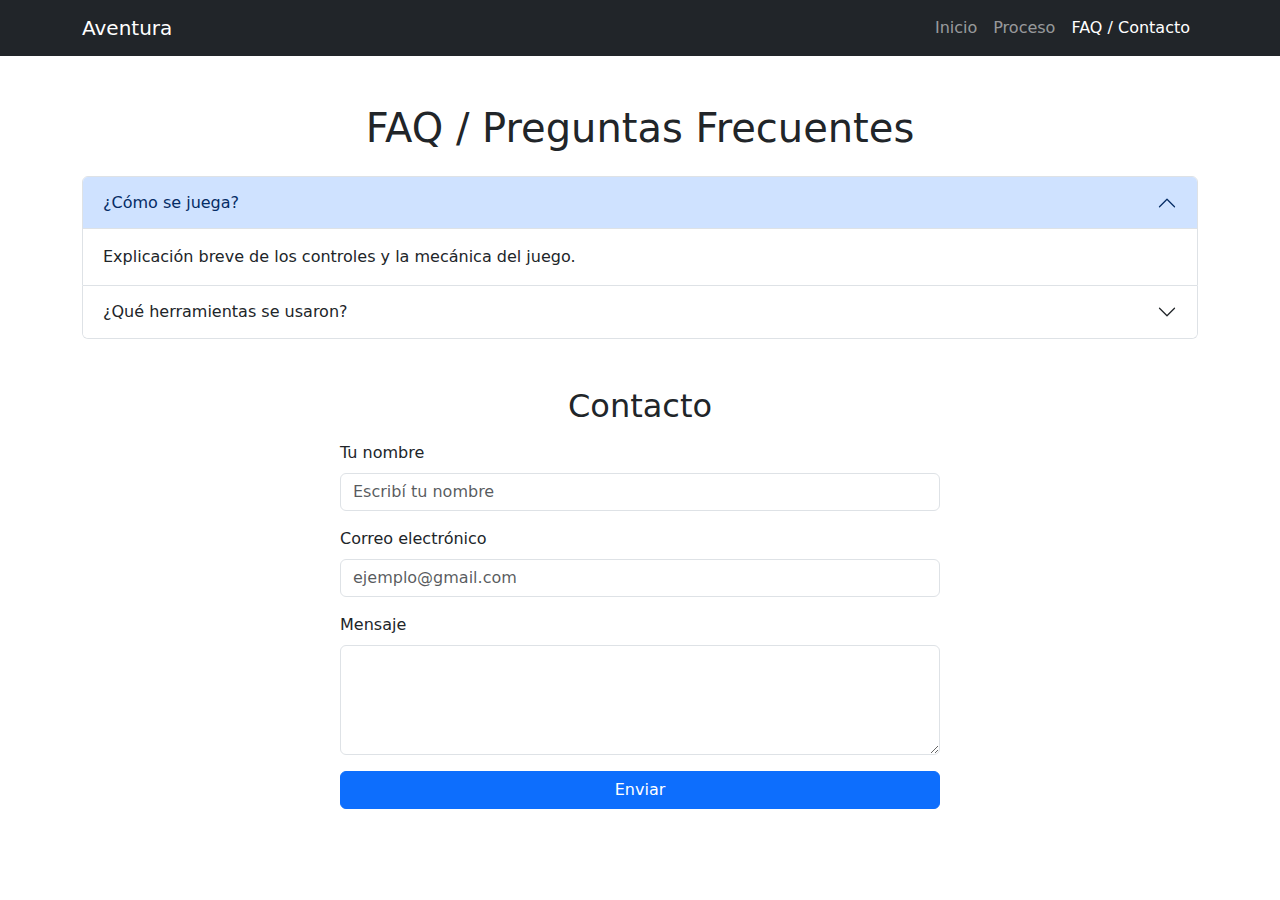
<file: contacto.html>
<!DOCTYPE html>
<html lang="es">
<head>
    <meta charset="UTF-8">
    <meta name="viewport" content="width=device-width, initial-scale=1.0">
    <title>FAQ y Contacto - Aventura Gráfica</title>

    <link href="https://cdn.jsdelivr.net/npm/bootstrap@5.3.2/dist/css/bootstrap.min.css" rel="stylesheet">
</head>
<body>

    <nav class="navbar navbar-expand-lg navbar-dark bg-dark">
        <div class="container">
            <a class="navbar-brand" href="index.html">Aventura</a>
            <button class="navbar-toggler" type="button" data-bs-toggle="collapse" data-bs-target="#navbarNav">
                <span class="navbar-toggler-icon"></span>
            </button>

            <div class="collapse navbar-collapse" id="navbarNav">
                <ul class="navbar-nav ms-auto">
                    <li class="nav-item"><a class="nav-link" href="index.html">Inicio</a></li>
                    <li class="nav-item"><a class="nav-link" href="proceso.html">Proceso</a></li>
                    <li class="nav-item"><a class="nav-link active" href="contacto.html">FAQ / Contacto</a></li>
                </ul>
            </div>
        </div>
    </nav>

    <div class="container py-5">

        <h1 class="mb-4 text-center">FAQ / Preguntas Frecuentes</h1>

        <div class="accordion mb-5" id="faqAccordion">
            <div class="accordion-item">
                <h2 class="accordion-header">
                    <button class="accordion-button" data-bs-toggle="collapse" data-bs-target="#faq1">
                        ¿Cómo se juega?
                    </button>
                </h2>
                <div id="faq1" class="accordion-collapse collapse show">
                    <div class="accordion-body">
                        Explicación breve de los controles y la mecánica del juego.
                    </div>
                </div>
            </div>

            <div class="accordion-item">
                <h2 class="accordion-header">
                    <button class="accordion-button collapsed" data-bs-toggle="collapse" data-bs-target="#faq2">
                        ¿Qué herramientas se usaron?
                    </button>
                </h2>
                <div id="faq2" class="accordion-collapse collapse">
                    <div class="accordion-body">
                        p5.js, JavaScript, Bootstrap, etc.
                    </div>
                </div>
            </div>
        </div>

        <h2 class="mb-3 text-center">Contacto</h2>

        <form class="mx-auto" style="max-width: 600px;">
            <div class="mb-3">
                <label class="form-label">Tu nombre</label>
                <input type="text" class="form-control" placeholder="Escribí tu nombre">
            </div>

            <div class="mb-3">
                <label class="form-label">Correo electrónico</label>
                <input type="email" class="form-control" placeholder="ejemplo@gmail.com">
            </div>

            <div class="mb-3">
                <label class="form-label">Mensaje</label>
                <textarea class="form-control" rows="4"></textarea>
            </div>

            <button class="btn btn-primary w-100">Enviar</button>
        </form>

    </div>

    <script src="https://cdn.jsdelivr.net/npm/bootstrap@5.3.2/dist/js/bootstrap.bundle.min.js"></script>
</body>
</html>
</file>
